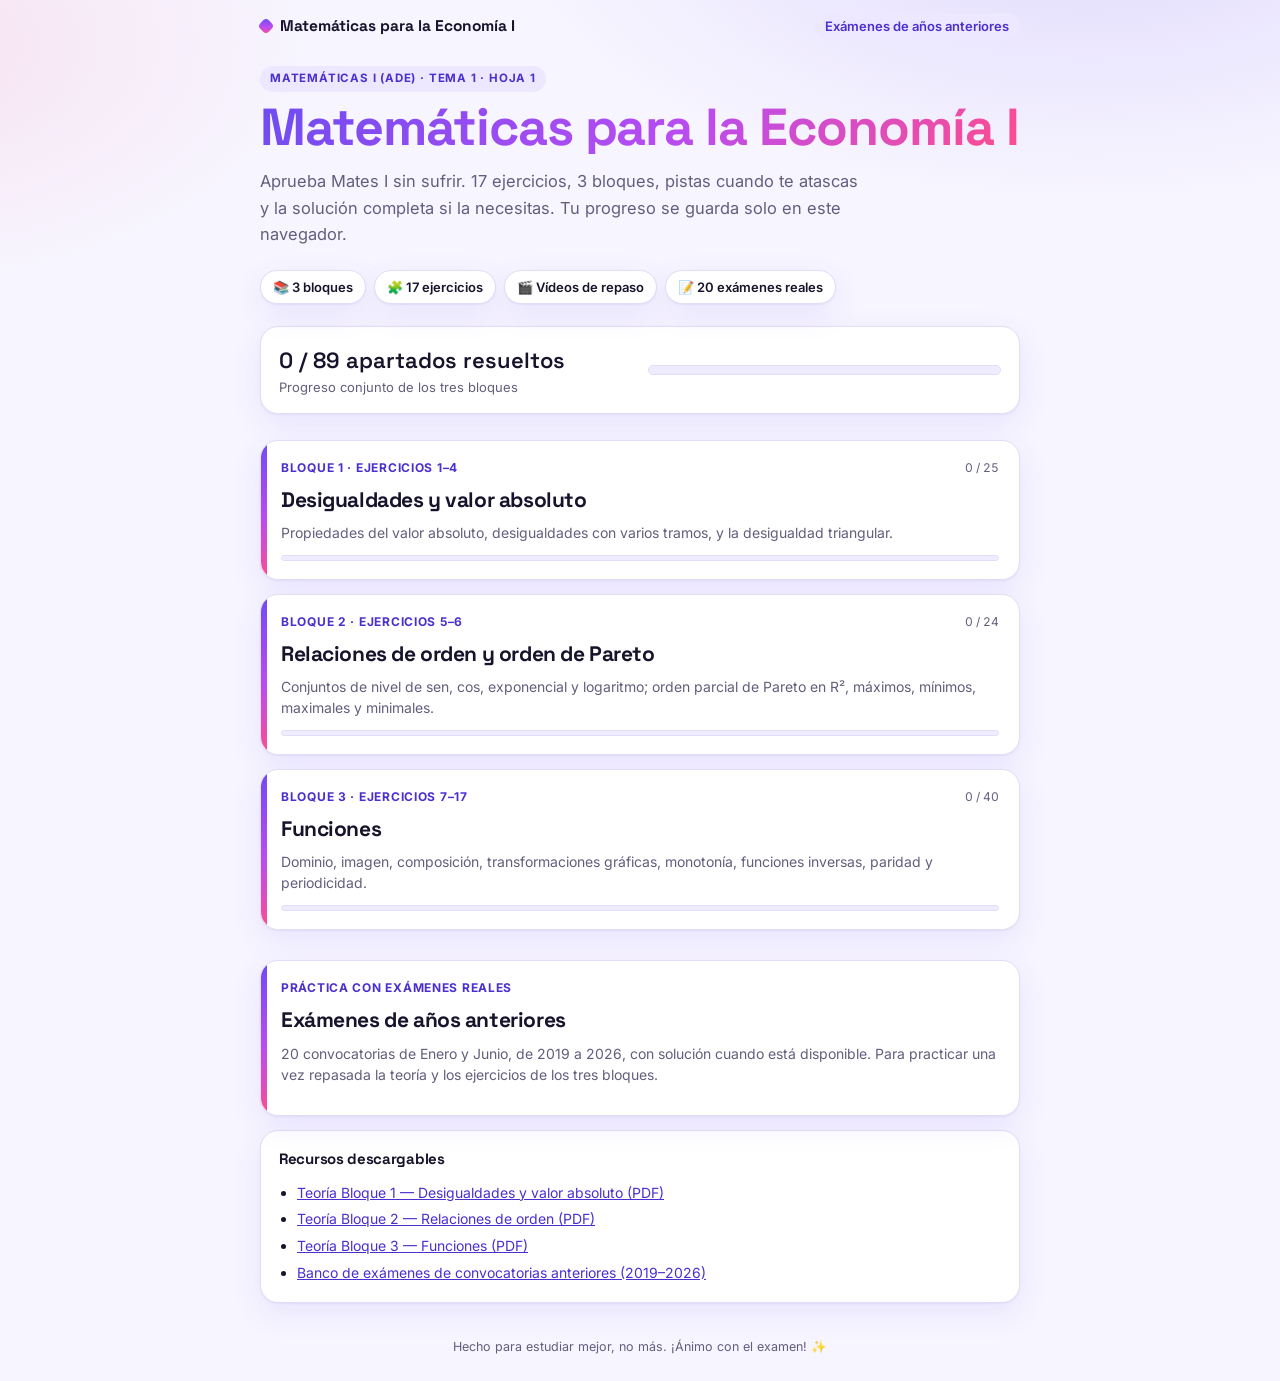
<file: index.html>
<!doctype html>
<html lang="es">
<head>
<meta charset="utf-8">
<meta name="viewport" content="width=device-width, initial-scale=1">
<title>Matemáticas para la Economía I</title>
<meta name="description" content="Mini curso interactivo de la Hoja 1: desigualdades, relaciones de orden y funciones, con teoría descargable y guías paso a paso.">
<link rel="preconnect" href="https://fonts.googleapis.com"><link href="https://fonts.googleapis.com/css2?family=Space+Grotesk:wght@500;600;700&family=Inter:wght@400;500;600;700&family=JetBrains+Mono:wght@500;600&display=swap" rel="stylesheet">
<link rel="stylesheet" href="assets/style.css">
</head>
<body>

<nav class="site-nav">
  <a class="brand" href="index.html"><span class="dot"></span>Matemáticas para la Economía I</a>
  <div class="crumbs"><a href="examenes.html">Exámenes de años anteriores</a></div>
</nav>

<div class="hero">
  <div class="eyebrow">Matemáticas I (ADE) · Tema 1 · Hoja 1</div>
  <h1>Matemáticas para la Economía I</h1>
  <p class="lead">Aprueba Mates I sin sufrir. 17 ejercicios, 3 bloques, pistas cuando te atascas y la solución completa si la necesitas. Tu progreso se guarda solo en este navegador.</p>
  <div class="chips"><span>📚 3 bloques</span><span>🧩 17 ejercicios</span><span>🎬 Vídeos de repaso</span><span>📝 20 exámenes reales</span></div>
</div>

<div class="wrap" style="max-width:760px;margin:0 auto;">

  <div class="overall">
    <div class="ring-text">
      <div class="big" id="overallLabel">0 / 0 apartados resueltos</div>
      <div class="small">Progreso conjunto de los tres bloques</div>
    </div>
    <div style="flex:1;min-width:160px;">
      <div class="progress-track"><div class="progress-fill" id="overallFill"></div></div>
    </div>
  </div>

  <div class="modules">

    <a class="module-card" id="card-1" href="modulo-1.html">
      <div class="mc-top">
        <div class="mc-num">Bloque 1 · Ejercicios 1–4</div>
        <div class="mc-status" id="status-1">0 / 0</div>
      </div>
      <h3>Desigualdades y valor absoluto</h3>
      <p>Propiedades del valor absoluto, desigualdades con varios tramos, y la desigualdad triangular.</p>
      <div class="mc-track"><div class="mc-fill" id="fill-1"></div></div>
    </a>

    <a class="module-card" id="card-2" href="modulo-2.html">
      <div class="mc-top">
        <div class="mc-num">Bloque 2 · Ejercicios 5–6</div>
        <div class="mc-status" id="status-2">0 / 0</div>
      </div>
      <h3>Relaciones de orden y orden de Pareto</h3>
      <p>Conjuntos de nivel de sen, cos, exponencial y logaritmo; orden parcial de Pareto en R², máximos, mínimos, maximales y minimales.</p>
      <div class="mc-track"><div class="mc-fill" id="fill-2"></div></div>
    </a>

    <a class="module-card" id="card-3" href="modulo-3.html">
      <div class="mc-top">
        <div class="mc-num">Bloque 3 · Ejercicios 7–17</div>
        <div class="mc-status" id="status-3">0 / 0</div>
      </div>
      <h3>Funciones</h3>
      <p>Dominio, imagen, composición, transformaciones gráficas, monotonía, funciones inversas, paridad y periodicidad.</p>
      <div class="mc-track"><div class="mc-fill" id="fill-3"></div></div>
    </a>

  </div>

  <a class="module-card" href="examenes.html" style="margin-bottom:14px;">
    <div class="mc-top">
      <div class="mc-num">Práctica con exámenes reales</div>
    </div>
    <h3>Exámenes de años anteriores</h3>
    <p>20 convocatorias de Enero y Junio, de 2019 a 2026, con solución cuando está disponible. Para practicar una vez repasada la teoría y los ejercicios de los tres bloques.</p>
  </a>

  <div class="resources">
    <h3>Recursos descargables</h3>
    <ul>
      <li><a href="recursos/Teoria_Bloque1_Hoja1_Desigualdades_ValorAbsoluto.pdf">Teoría Bloque 1 — Desigualdades y valor absoluto (PDF)</a></li>
      <li><a href="recursos/Teoria_Bloque2_Hoja1_RelacionesOrden.pdf">Teoría Bloque 2 — Relaciones de orden (PDF)</a></li>
      <li><a href="recursos/Teoria_Bloque3_Hoja1_Funciones.pdf">Teoría Bloque 3 — Funciones (PDF)</a></li>
      <li><a href="examenes.html">Banco de exámenes de convocatorias anteriores (2019–2026)</a></li>
    </ul>
  </div>

  <footer>Hecho para estudiar mejor, no más. ¡Ánimo con el examen! ✨</footer>

</div>

<script src="assets/data-bloque1.js"></script>
<script src="assets/data-bloque2.js"></script>
<script src="assets/data-bloque3.js"></script>
<script src="assets/course.js"></script>
<script>
(function(){
  const modules = [
    { n:1, DATA: DATA_BLOQUE1, key:"bloque1-progress" },
    { n:2, DATA: DATA_BLOQUE2, key:"bloque2-progress" },
    { n:3, DATA: DATA_BLOQUE3, key:"bloque3-progress" },
  ];
  let overallDone = 0, overallTotal = 0;
  modules.forEach(m=>{
    const { done, total } = countModuleProgress(m.DATA, m.key);
    overallDone += done; overallTotal += total;
    const pct = total ? Math.round((done/total)*100) : 0;
    document.getElementById("status-"+m.n).textContent = done+" / "+total;
    document.getElementById("fill-"+m.n).style.width = pct+"%";
    if(done === total && total > 0){
      document.getElementById("card-"+m.n).classList.add("complete");
    }
  });
  const overallPct = overallTotal ? Math.round((overallDone/overallTotal)*100) : 0;
  document.getElementById("overallLabel").textContent = overallDone+" / "+overallTotal+" apartados resueltos";
  document.getElementById("overallFill").style.width = overallPct+"%";
})();
</script>
</body>
</html>
</file>
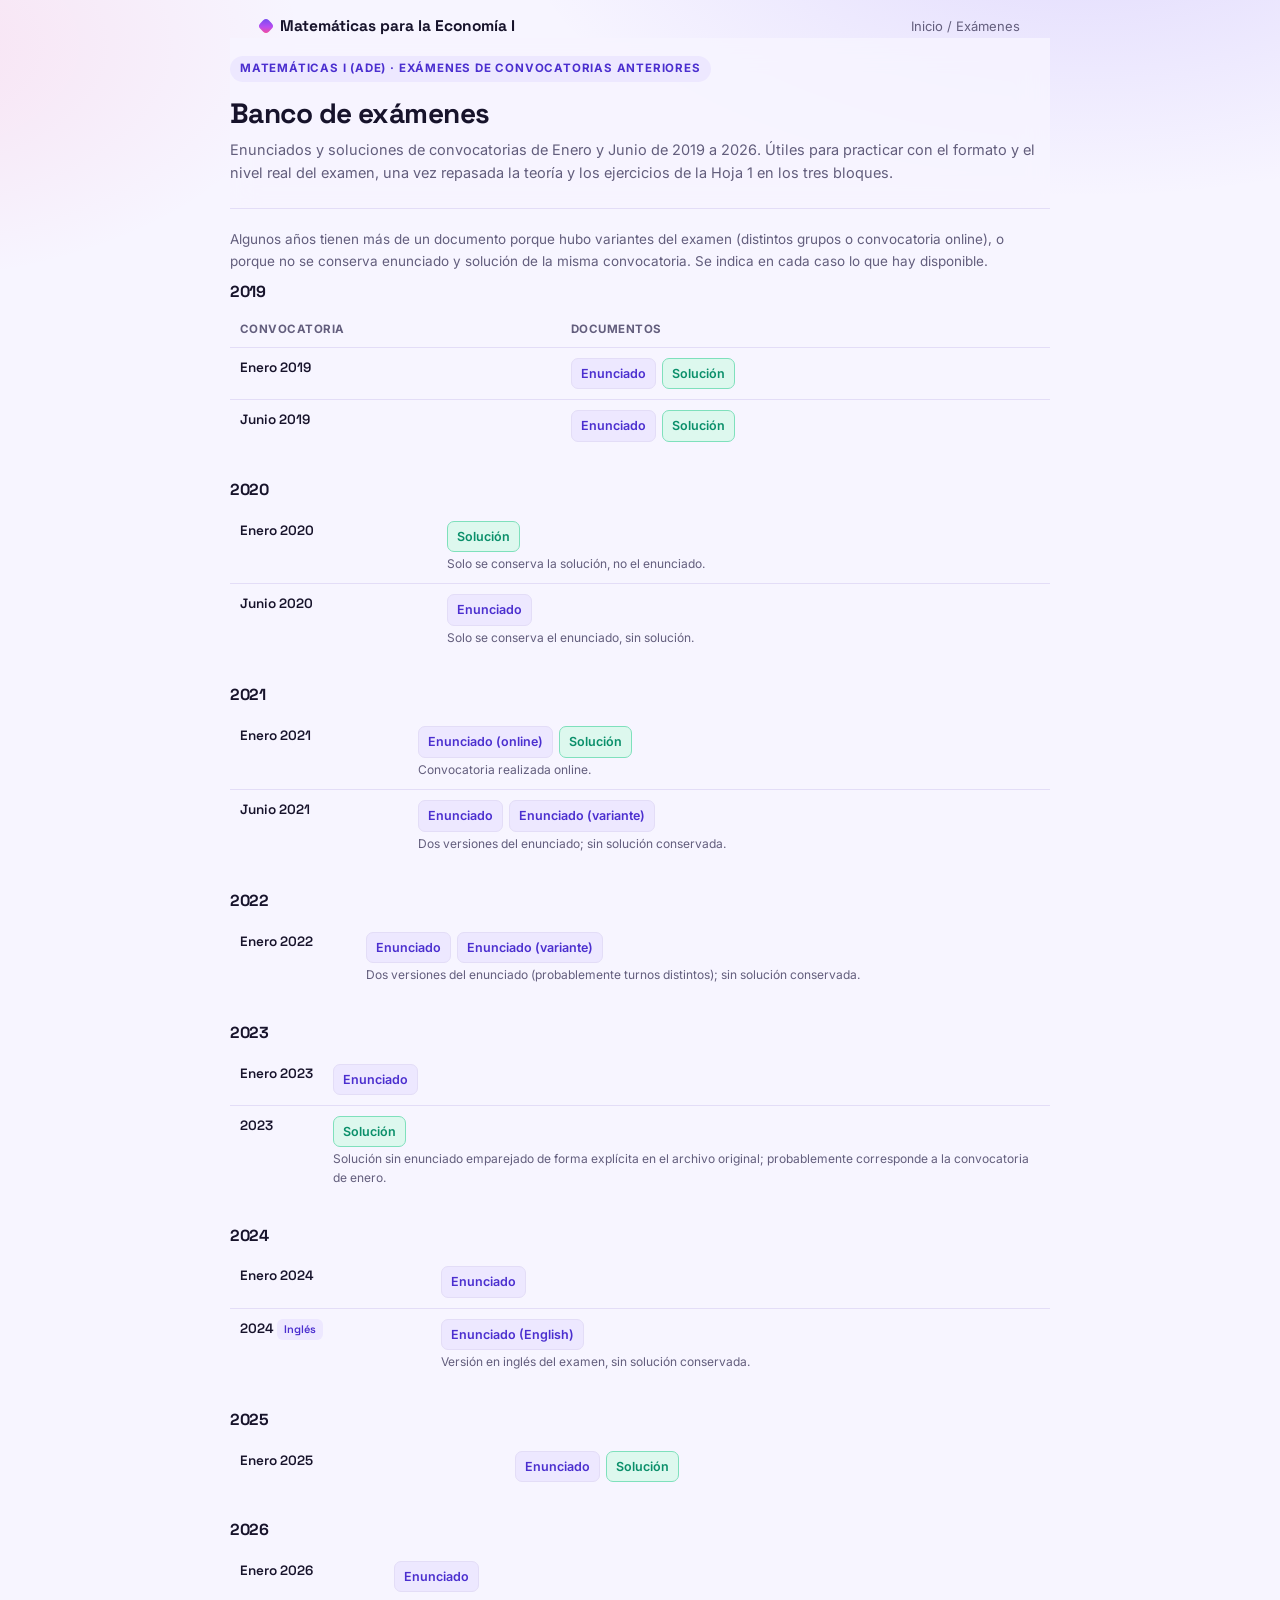
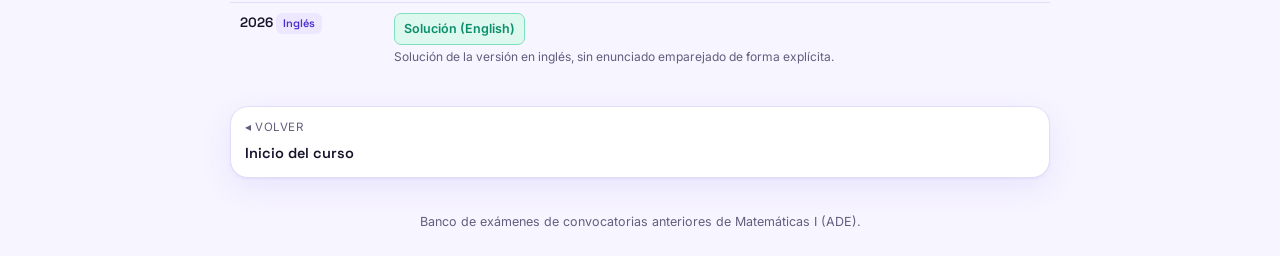
<file: examenes.html>
<!doctype html>
<html lang="es">
<head>
<meta charset="utf-8">
<meta name="viewport" content="width=device-width, initial-scale=1">
<title>Exámenes de años anteriores — Matemáticas para la Economía I</title>
<meta name="description" content="Exámenes de convocatorias anteriores de Matemáticas I (ADE), con sus soluciones cuando están disponibles.">
<link rel="preconnect" href="https://fonts.googleapis.com"><link href="https://fonts.googleapis.com/css2?family=Space+Grotesk:wght@500;600;700&family=Inter:wght@400;500;600;700&family=JetBrains+Mono:wght@500;600&display=swap" rel="stylesheet">
<link rel="stylesheet" href="assets/style.css">
</head>
<body>

<nav class="site-nav">
  <a class="brand" href="index.html"><span class="dot"></span>Matemáticas para la Economía I</a>
  <div class="crumbs"><a href="index.html">Inicio</a> / Exámenes</div>
</nav>

<div class="wrap" style="max-width:820px;">

<header class="top" style="position:static;">
  <div class="eyebrow">Matemáticas I (ADE) · Exámenes de convocatorias anteriores</div>
  <h1>Banco de exámenes</h1>
  <p class="sub">Enunciados y soluciones de convocatorias de Enero y Junio de 2019 a 2026. Útiles para practicar con el formato y el nivel real del examen, una vez repasada la teoría y los ejercicios de la Hoja 1 en los tres bloques.</p>
</header>

<p style="color:var(--text-dim);font-size:13.5px;line-height:1.6;margin:0 0 8px;">Algunos años tienen más de un documento porque hubo variantes del examen (distintos grupos o convocatoria online), o porque no se conserva enunciado y solución de la misma convocatoria. Se indica en cada caso lo que hay disponible.</p>

<h2 class="exam-group-title">2019</h2>
<table class="exam-table">
  <thead><tr><th>Convocatoria</th><th>Documentos</th></tr></thead>
  <tbody>
    <tr>
      <td class="yr">Enero 2019</td>
      <td><div class="doclinks">
        <a class="enun" href="examenes/2019-enero-enunciado.pdf">Enunciado</a>
        <a class="sol" href="examenes/2019-enero-solucion.pdf">Solución</a>
      </div></td>
    </tr>
    <tr>
      <td class="yr">Junio 2019</td>
      <td><div class="doclinks">
        <a class="enun" href="examenes/2019-junio-enunciado.pdf">Enunciado</a>
        <a class="sol" href="examenes/2019-junio-solucion.pdf">Solución</a>
      </div></td>
    </tr>
  </tbody>
</table>

<h2 class="exam-group-title">2020</h2>
<table class="exam-table">
  <tbody>
    <tr>
      <td class="yr">Enero 2020</td>
      <td><div class="doclinks">
        <a class="sol" href="examenes/2020-enero-solucion.pdf">Solución</a>
      </div><span class="note">Solo se conserva la solución, no el enunciado.</span></td>
    </tr>
    <tr>
      <td class="yr">Junio 2020</td>
      <td><div class="doclinks">
        <a class="enun" href="examenes/2020-junio-enunciado.pdf">Enunciado</a>
      </div><span class="note">Solo se conserva el enunciado, sin solución.</span></td>
    </tr>
  </tbody>
</table>

<h2 class="exam-group-title">2021</h2>
<table class="exam-table">
  <tbody>
    <tr>
      <td class="yr">Enero 2021</td>
      <td><div class="doclinks">
        <a class="enun" href="examenes/2021-enero-enunciado-online.pdf">Enunciado (online)</a>
        <a class="sol" href="examenes/2021-enero-solucion.pdf">Solución</a>
      </div><span class="note">Convocatoria realizada online.</span></td>
    </tr>
    <tr>
      <td class="yr">Junio 2021</td>
      <td><div class="doclinks">
        <a class="enun" href="examenes/2021-junio-enunciado.pdf">Enunciado</a>
        <a class="enun" href="examenes/2021-junio-enunciado-variante-Josue.pdf">Enunciado (variante)</a>
      </div><span class="note">Dos versiones del enunciado; sin solución conservada.</span></td>
    </tr>
  </tbody>
</table>

<h2 class="exam-group-title">2022</h2>
<table class="exam-table">
  <tbody>
    <tr>
      <td class="yr">Enero 2022</td>
      <td><div class="doclinks">
        <a class="enun" href="examenes/2022-enero-enunciado.pdf">Enunciado</a>
        <a class="enun" href="examenes/2022-enero-enunciado-variante2.pdf">Enunciado (variante)</a>
      </div><span class="note">Dos versiones del enunciado (probablemente turnos distintos); sin solución conservada.</span></td>
    </tr>
  </tbody>
</table>

<h2 class="exam-group-title">2023</h2>
<table class="exam-table">
  <tbody>
    <tr>
      <td class="yr">Enero 2023</td>
      <td><div class="doclinks">
        <a class="enun" href="examenes/2023-enero-enunciado.pdf">Enunciado</a>
      </div></td>
    </tr>
    <tr>
      <td class="yr">2023</td>
      <td><div class="doclinks">
        <a class="sol" href="examenes/2023-solucion.pdf">Solución</a>
      </div><span class="note">Solución sin enunciado emparejado de forma explícita en el archivo original; probablemente corresponde a la convocatoria de enero.</span></td>
    </tr>
  </tbody>
</table>

<h2 class="exam-group-title">2024</h2>
<table class="exam-table">
  <tbody>
    <tr>
      <td class="yr">Enero 2024</td>
      <td><div class="doclinks">
        <a class="enun" href="examenes/2024-enero-enunciado.pdf">Enunciado</a>
      </div></td>
    </tr>
    <tr>
      <td class="yr">2024 <span class="tag">Inglés</span></td>
      <td><div class="doclinks">
        <a class="enun" href="examenes/2024-enunciado-ingles.pdf">Enunciado (English)</a>
      </div><span class="note">Versión en inglés del examen, sin solución conservada.</span></td>
    </tr>
  </tbody>
</table>

<h2 class="exam-group-title">2025</h2>
<table class="exam-table">
  <tbody>
    <tr>
      <td class="yr">Enero 2025</td>
      <td><div class="doclinks">
        <a class="enun" href="examenes/2025-enero-enunciado.pdf">Enunciado</a>
        <a class="sol" href="examenes/2025-enero-solucion.pdf">Solución</a>
      </div></td>
    </tr>
  </tbody>
</table>

<h2 class="exam-group-title">2026</h2>
<table class="exam-table">
  <tbody>
    <tr>
      <td class="yr">Enero 2026</td>
      <td><div class="doclinks">
        <a class="enun" href="examenes/2026-enero-enunciado.pdf">Enunciado</a>
      </div></td>
    </tr>
    <tr>
      <td class="yr">2026 <span class="tag">Inglés</span></td>
      <td><div class="doclinks">
        <a class="sol" href="examenes/2026-solucion-ingles.pdf">Solución (English)</a>
      </div><span class="note">Solución de la versión en inglés, sin enunciado emparejado de forma explícita.</span></td>
    </tr>
  </tbody>
</table>

<div class="module-nav">
  <a href="index.html"><span class="mn-label">◂ Volver</span><span class="mn-title">Inicio del curso</span></a>
</div>

<footer>Banco de exámenes de convocatorias anteriores de Matemáticas I (ADE).</footer>
</div>

</body>
</html>
</file>
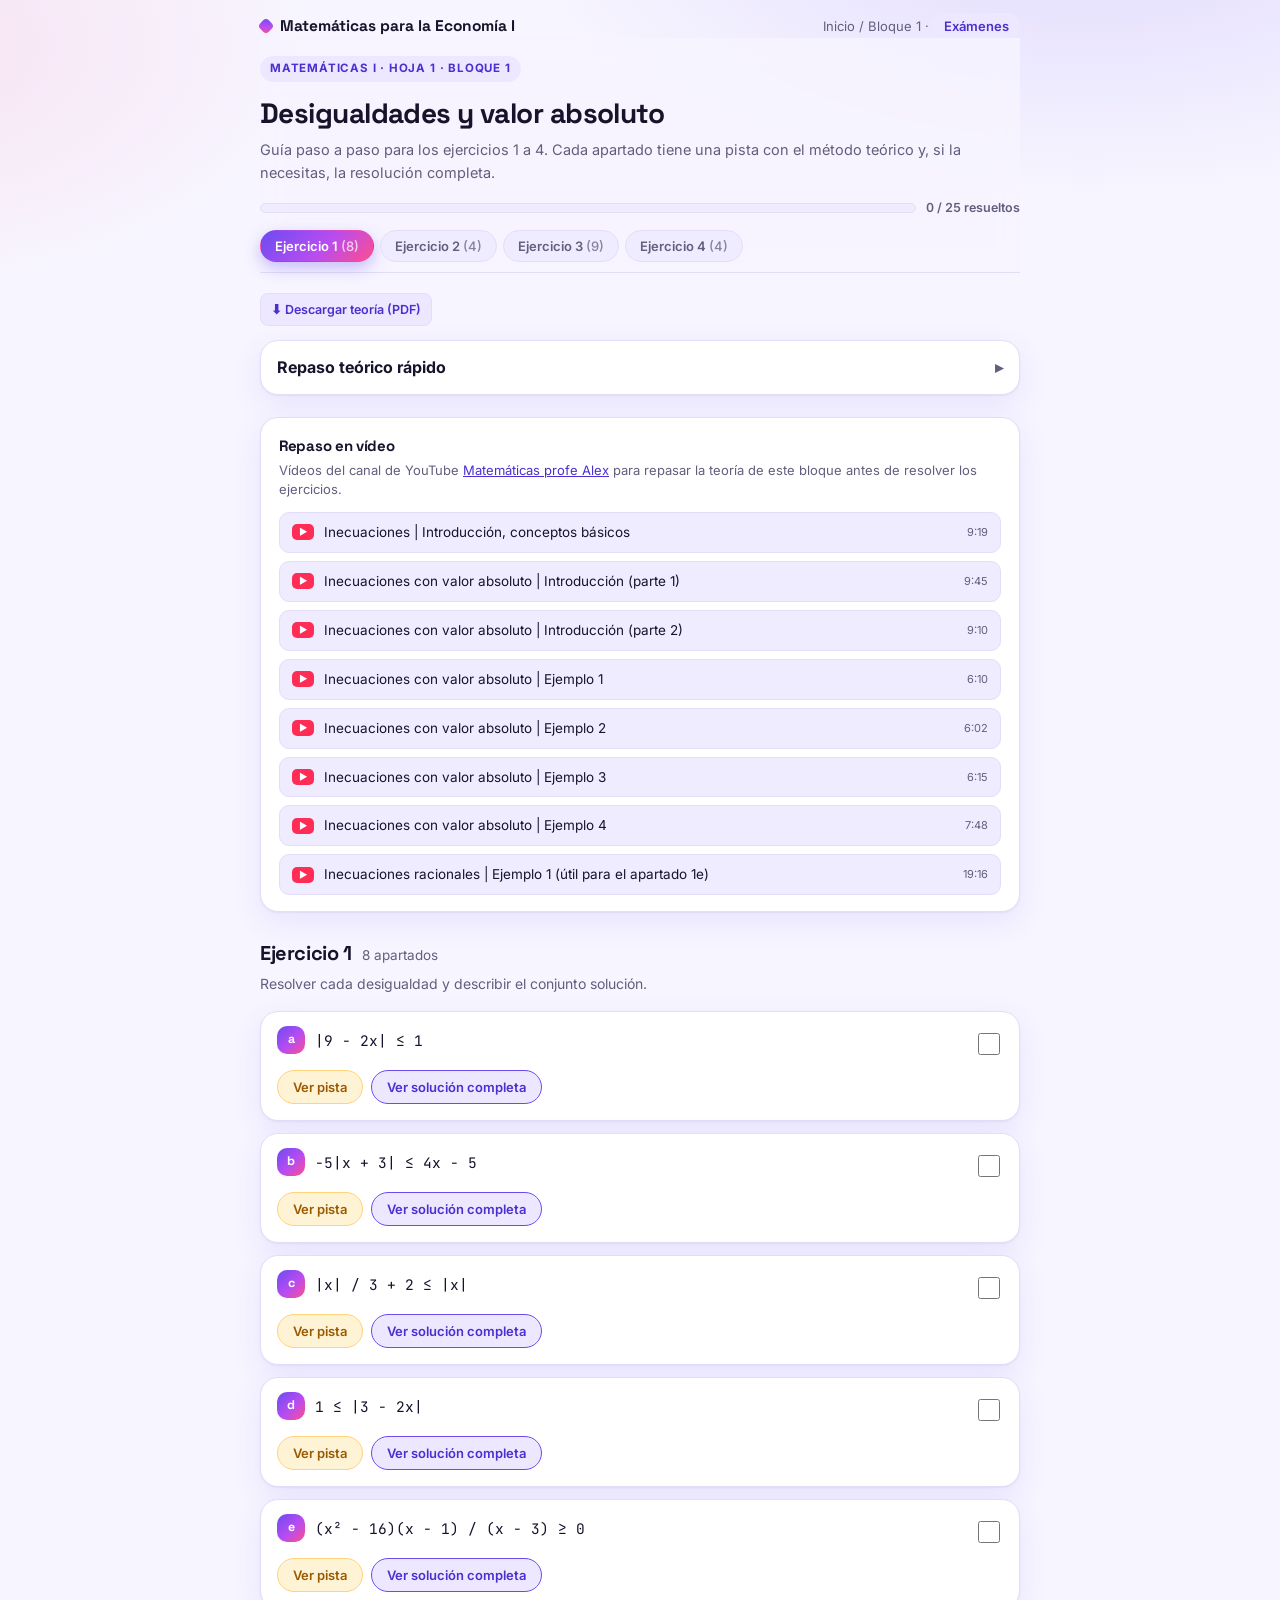
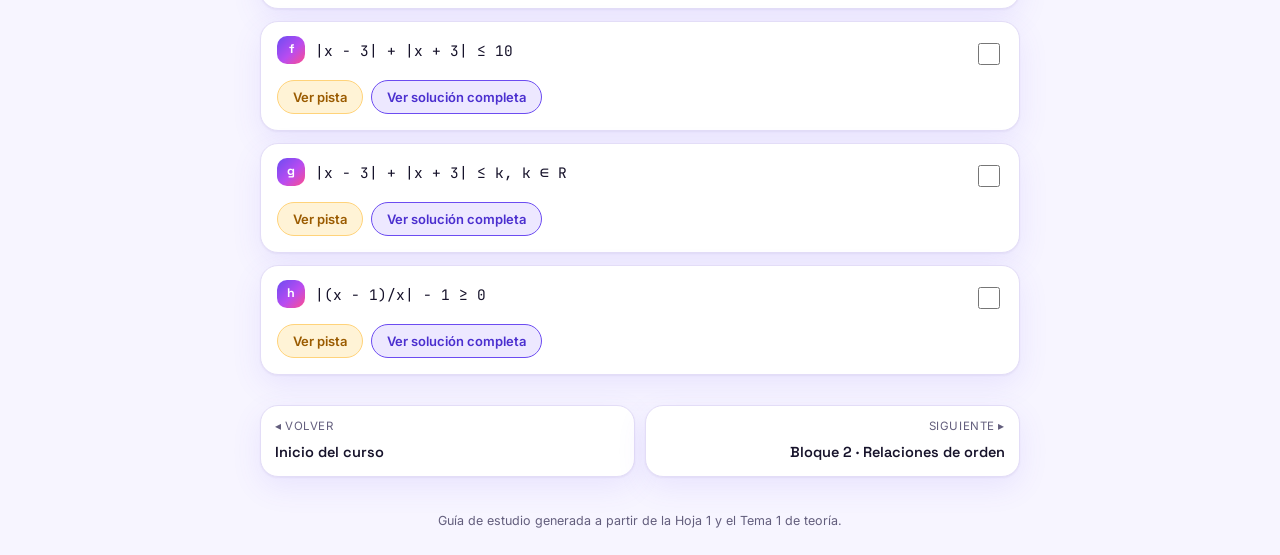
<file: modulo-1.html>
<!doctype html>
<html lang="es">
<head>
<meta charset="utf-8">
<meta name="viewport" content="width=device-width, initial-scale=1">
<title>Bloque 1 · Desigualdades y valor absoluto — Matemáticas para la Economía I</title>
<link rel="preconnect" href="https://fonts.googleapis.com"><link href="https://fonts.googleapis.com/css2?family=Space+Grotesk:wght@500;600;700&family=Inter:wght@400;500;600;700&family=JetBrains+Mono:wght@500;600&display=swap" rel="stylesheet">
<link rel="stylesheet" href="assets/style.css">
</head>
<body>

<nav class="site-nav">
  <a class="brand" href="index.html"><span class="dot"></span>Matemáticas para la Economía I</a>
  <div class="crumbs"><a href="index.html">Inicio</a> / Bloque 1 · <a href="examenes.html">Exámenes</a></div>
</nav>

<div class="wrap">

<header class="top">
  <div class="eyebrow">Matemáticas I · Hoja 1 · Bloque 1</div>
  <h1>Desigualdades y valor absoluto</h1>
  <p class="sub">Guía paso a paso para los ejercicios 1 a 4. Cada apartado tiene una pista con el método teórico y, si la necesitas, la resolución completa.</p>
  <div class="progress-row">
    <div class="progress-track"><div class="progress-fill" id="progressFill"></div></div>
    <div class="progress-label" id="progressLabel">0 / 0 resueltos</div>
  </div>
  <nav class="tabs" id="tabs"></nav>
</header>

<div class="downloads">
  <a href="recursos/Teoria_Bloque1_Hoja1_Desigualdades_ValorAbsoluto.pdf">⬇ Descargar teoría (PDF)</a>
</div>

<details class="theory" id="theoryBox">
  <summary>Repaso teórico rápido <span class="chev">▸</span></summary>
  <div class="theory-body">
    <h4>Propiedad clave del valor absoluto (p &gt; 0)</h4>
    <ul>
      <li><span class="math">|a| ≤ p  ⇔  −p ≤ a ≤ p</span> — una condición doble (intersección).</li>
      <li><span class="math">|a| ≥ p  ⇔  a ≥ p  ∨  a ≤ −p</span> — dos condiciones separadas por "o" (unión).</li>
      <li>Válido igual cambiando ≤ por &lt; y ≥ por &gt;.</li>
    </ul>
    <h4>Otras propiedades útiles</h4>
    <ul>
      <li><span class="math">|a|² = a²</span> — permite quitar valores absolutos elevando al cuadrado.</li>
      <li><span class="math">−|a| ≤ a ≤ |a|</span></li>
      <li>Desigualdad triangular: <span class="math">|a + b| ≤ |a| + |b|</span></li>
      <li>Si <span class="math">a² ≤ b²</span>, entonces <span class="math">|a| ≤ |b|</span></li>
    </ul>
    <h4>Reglas de manipulación</h4>
    <ul>
      <li>Al multiplicar o dividir una desigualdad por un número negativo, se invierte el sentido.</li>
      <li>Con varios valores absolutos, divide la recta real en tramos según los puntos donde cada expresión interior cambia de signo, y resuelve por casos.</li>
      <li>Une las soluciones con "∨" (unión ∪) y las combina con "∧" (intersección ∩) según la estructura de la desigualdad.</li>
    </ul>
  </div>
</details>

<div class="videos">
  <h3>Repaso en vídeo</h3>
  <p class="videos-note">Vídeos del canal de YouTube <a href="https://www.youtube.com/@MatematicasprofeAlex" target="_blank" rel="noopener">Matemáticas profe Alex</a> para repasar la teoría de este bloque antes de resolver los ejercicios.</p>
  <div class="video-list">
    <a href="https://www.youtube.com/watch?v=y9vDsarVxtg" target="_blank" rel="noopener"><span class="yt-ico">▶</span><span class="v-title">Inecuaciones | Introducción, conceptos básicos</span><span class="v-tag">9:19</span></a>
    <a href="https://www.youtube.com/watch?v=p8NP1YjPY-E" target="_blank" rel="noopener"><span class="yt-ico">▶</span><span class="v-title">Inecuaciones con valor absoluto | Introducción (parte 1)</span><span class="v-tag">9:45</span></a>
    <a href="https://www.youtube.com/watch?v=58JOBNfGaDY" target="_blank" rel="noopener"><span class="yt-ico">▶</span><span class="v-title">Inecuaciones con valor absoluto | Introducción (parte 2)</span><span class="v-tag">9:10</span></a>
    <a href="https://www.youtube.com/watch?v=Bfb0efPKb-0" target="_blank" rel="noopener"><span class="yt-ico">▶</span><span class="v-title">Inecuaciones con valor absoluto | Ejemplo 1</span><span class="v-tag">6:10</span></a>
    <a href="https://www.youtube.com/watch?v=qciUZ4Xev5c" target="_blank" rel="noopener"><span class="yt-ico">▶</span><span class="v-title">Inecuaciones con valor absoluto | Ejemplo 2</span><span class="v-tag">6:02</span></a>
    <a href="https://www.youtube.com/watch?v=LCcBLxlHX1c" target="_blank" rel="noopener"><span class="yt-ico">▶</span><span class="v-title">Inecuaciones con valor absoluto | Ejemplo 3</span><span class="v-tag">6:15</span></a>
    <a href="https://www.youtube.com/watch?v=ip7CqvtNTGE" target="_blank" rel="noopener"><span class="yt-ico">▶</span><span class="v-title">Inecuaciones con valor absoluto | Ejemplo 4</span><span class="v-tag">7:48</span></a>
    <a href="https://www.youtube.com/watch?v=-DESHpxLH8c" target="_blank" rel="noopener"><span class="yt-ico">▶</span><span class="v-title">Inecuaciones racionales | Ejemplo 1 (útil para el apartado 1e)</span><span class="v-tag">19:16</span></a>
  </div>
</div>

<div id="panels"></div>

<div class="module-nav">
  <a href="index.html"><span class="mn-label">◂ Volver</span><span class="mn-title">Inicio del curso</span></a>
  <a class="next" href="modulo-2.html"><span class="mn-label">Siguiente ▸</span><span class="mn-title">Bloque 2 · Relaciones de orden</span></a>
</div>

<footer>Guía de estudio generada a partir de la Hoja 1 y el Tema 1 de teoría.</footer>
</div>

<script src="assets/data-bloque1.js"></script>
<script src="assets/course.js"></script>
<script>renderModule(DATA_BLOQUE1, "bloque1-progress");</script>
</body>
</html>
</file>
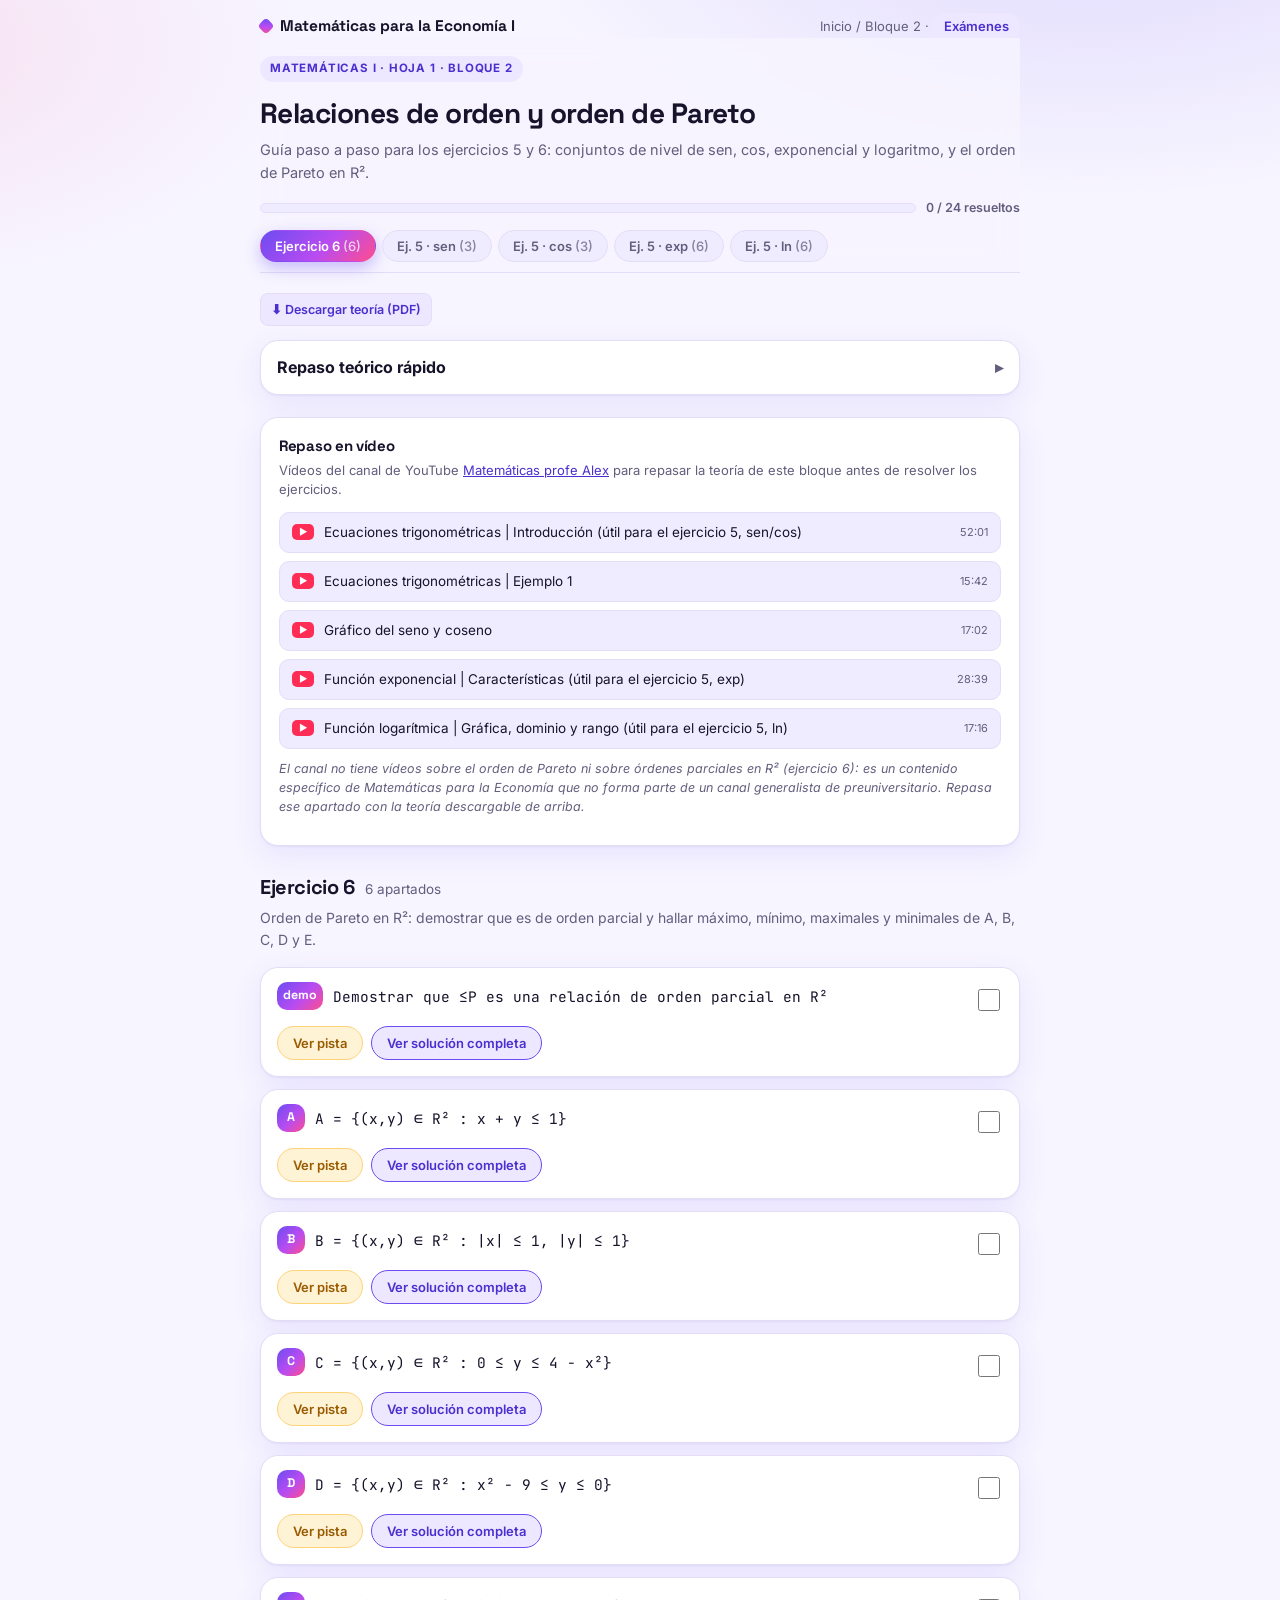
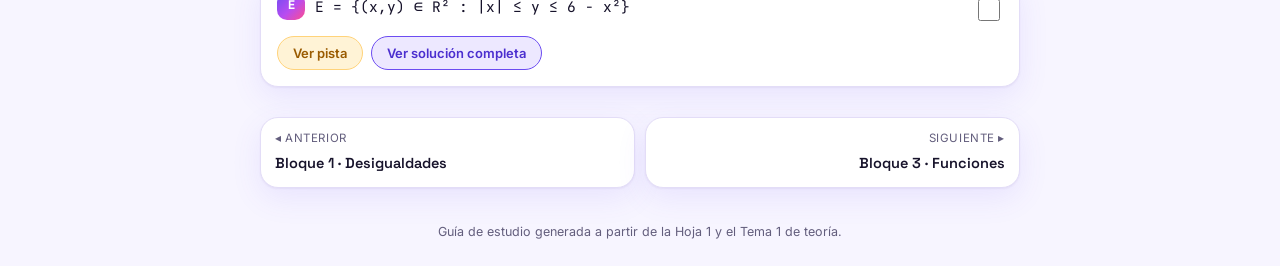
<file: modulo-2.html>
<!doctype html>
<html lang="es">
<head>
<meta charset="utf-8">
<meta name="viewport" content="width=device-width, initial-scale=1">
<title>Bloque 2 · Relaciones de orden — Matemáticas para la Economía I</title>
<link rel="preconnect" href="https://fonts.googleapis.com"><link href="https://fonts.googleapis.com/css2?family=Space+Grotesk:wght@500;600;700&family=Inter:wght@400;500;600;700&family=JetBrains+Mono:wght@500;600&display=swap" rel="stylesheet">
<link rel="stylesheet" href="assets/style.css">
</head>
<body>

<nav class="site-nav">
  <a class="brand" href="index.html"><span class="dot"></span>Matemáticas para la Economía I</a>
  <div class="crumbs"><a href="index.html">Inicio</a> / Bloque 2 · <a href="examenes.html">Exámenes</a></div>
</nav>

<div class="wrap">

<header class="top">
  <div class="eyebrow">Matemáticas I · Hoja 1 · Bloque 2</div>
  <h1>Relaciones de orden y orden de Pareto</h1>
  <p class="sub">Guía paso a paso para los ejercicios 5 y 6: conjuntos de nivel de sen, cos, exponencial y logaritmo, y el orden de Pareto en R².</p>
  <div class="progress-row">
    <div class="progress-track"><div class="progress-fill" id="progressFill"></div></div>
    <div class="progress-label" id="progressLabel">0 / 0 resueltos</div>
  </div>
  <nav class="tabs" id="tabs"></nav>
</header>

<div class="downloads">
  <a href="recursos/Teoria_Bloque2_Hoja1_RelacionesOrden.pdf">⬇ Descargar teoría (PDF)</a>
</div>

<details class="theory" id="theoryBox">
  <summary>Repaso teórico rápido <span class="chev">▸</span></summary>
  <div class="theory-body">
    <h4>Orden total vs. orden parcial</h4>
    <ul>
      <li>Orden total: cualquier par de elementos se puede comparar (es el caso de ≤ en R).</li>
      <li>Orden parcial: hay pares que no se pueden comparar (es el caso del orden de Pareto ≤P en R²).</li>
    </ul>
    <h4>Máximo/mínimo vs. maximales/minimales</h4>
    <ul>
      <li>Máximo de S: un único elemento de S que es «mayor o igual» que todos los demás. No siempre existe.</li>
      <li>Maximal de S: un elemento de S tal que ningún otro de S es estrictamente mayor. Puede haber varios en orden parcial.</li>
      <li>En orden TOTAL, máximo y maximal coinciden. En orden PARCIAL, pueden no coincidir.</li>
    </ul>
    <h4>Orden de Pareto en el plano</h4>
    <ul>
      <li><span class="math">(a,b) ≤P (c,d)  ⇔  a≤c  y  b≤d</span></li>
      <li>Máximo: el «punto ideal» (mayor x posible, mayor y posible) solo es máximo si además pertenece a la región.</li>
      <li>Maximales: frontera donde, al recorrerla, x crece mientras y decrece (o viceversa) — son incomparables entre sí.</li>
    </ul>
  </div>
</details>

<div class="videos">
  <h3>Repaso en vídeo</h3>
  <p class="videos-note">Vídeos del canal de YouTube <a href="https://www.youtube.com/@MatematicasprofeAlex" target="_blank" rel="noopener">Matemáticas profe Alex</a> para repasar la teoría de este bloque antes de resolver los ejercicios.</p>
  <div class="video-list">
    <a href="https://www.youtube.com/watch?v=ZTRETZaSx0s" target="_blank" rel="noopener"><span class="yt-ico">▶</span><span class="v-title">Ecuaciones trigonométricas | Introducción (útil para el ejercicio 5, sen/cos)</span><span class="v-tag">52:01</span></a>
    <a href="https://www.youtube.com/watch?v=EiiXAh8_3oo" target="_blank" rel="noopener"><span class="yt-ico">▶</span><span class="v-title">Ecuaciones trigonométricas | Ejemplo 1</span><span class="v-tag">15:42</span></a>
    <a href="https://www.youtube.com/watch?v=IOz5tIoV3ko" target="_blank" rel="noopener"><span class="yt-ico">▶</span><span class="v-title">Gráfico del seno y coseno</span><span class="v-tag">17:02</span></a>
    <a href="https://www.youtube.com/watch?v=IhsZKreUPE0" target="_blank" rel="noopener"><span class="yt-ico">▶</span><span class="v-title">Función exponencial | Características (útil para el ejercicio 5, exp)</span><span class="v-tag">28:39</span></a>
    <a href="https://www.youtube.com/watch?v=C0vUje9Uduc" target="_blank" rel="noopener"><span class="yt-ico">▶</span><span class="v-title">Función logarítmica | Gráfica, dominio y rango (útil para el ejercicio 5, ln)</span><span class="v-tag">17:16</span></a>
  </div>
  <p class="videos-missing">El canal no tiene vídeos sobre el orden de Pareto ni sobre órdenes parciales en R² (ejercicio 6): es un contenido específico de Matemáticas para la Economía que no forma parte de un canal generalista de preuniversitario. Repasa ese apartado con la teoría descargable de arriba.</p>
</div>

<div id="panels"></div>

<div class="module-nav">
  <a href="modulo-1.html"><span class="mn-label">◂ Anterior</span><span class="mn-title">Bloque 1 · Desigualdades</span></a>
  <a class="next" href="modulo-3.html"><span class="mn-label">Siguiente ▸</span><span class="mn-title">Bloque 3 · Funciones</span></a>
</div>

<footer>Guía de estudio generada a partir de la Hoja 1 y el Tema 1 de teoría.</footer>
</div>

<script src="assets/data-bloque2.js"></script>
<script src="assets/course.js"></script>
<script>renderModule(DATA_BLOQUE2, "bloque2-progress");</script>
</body>
</html>
</file>
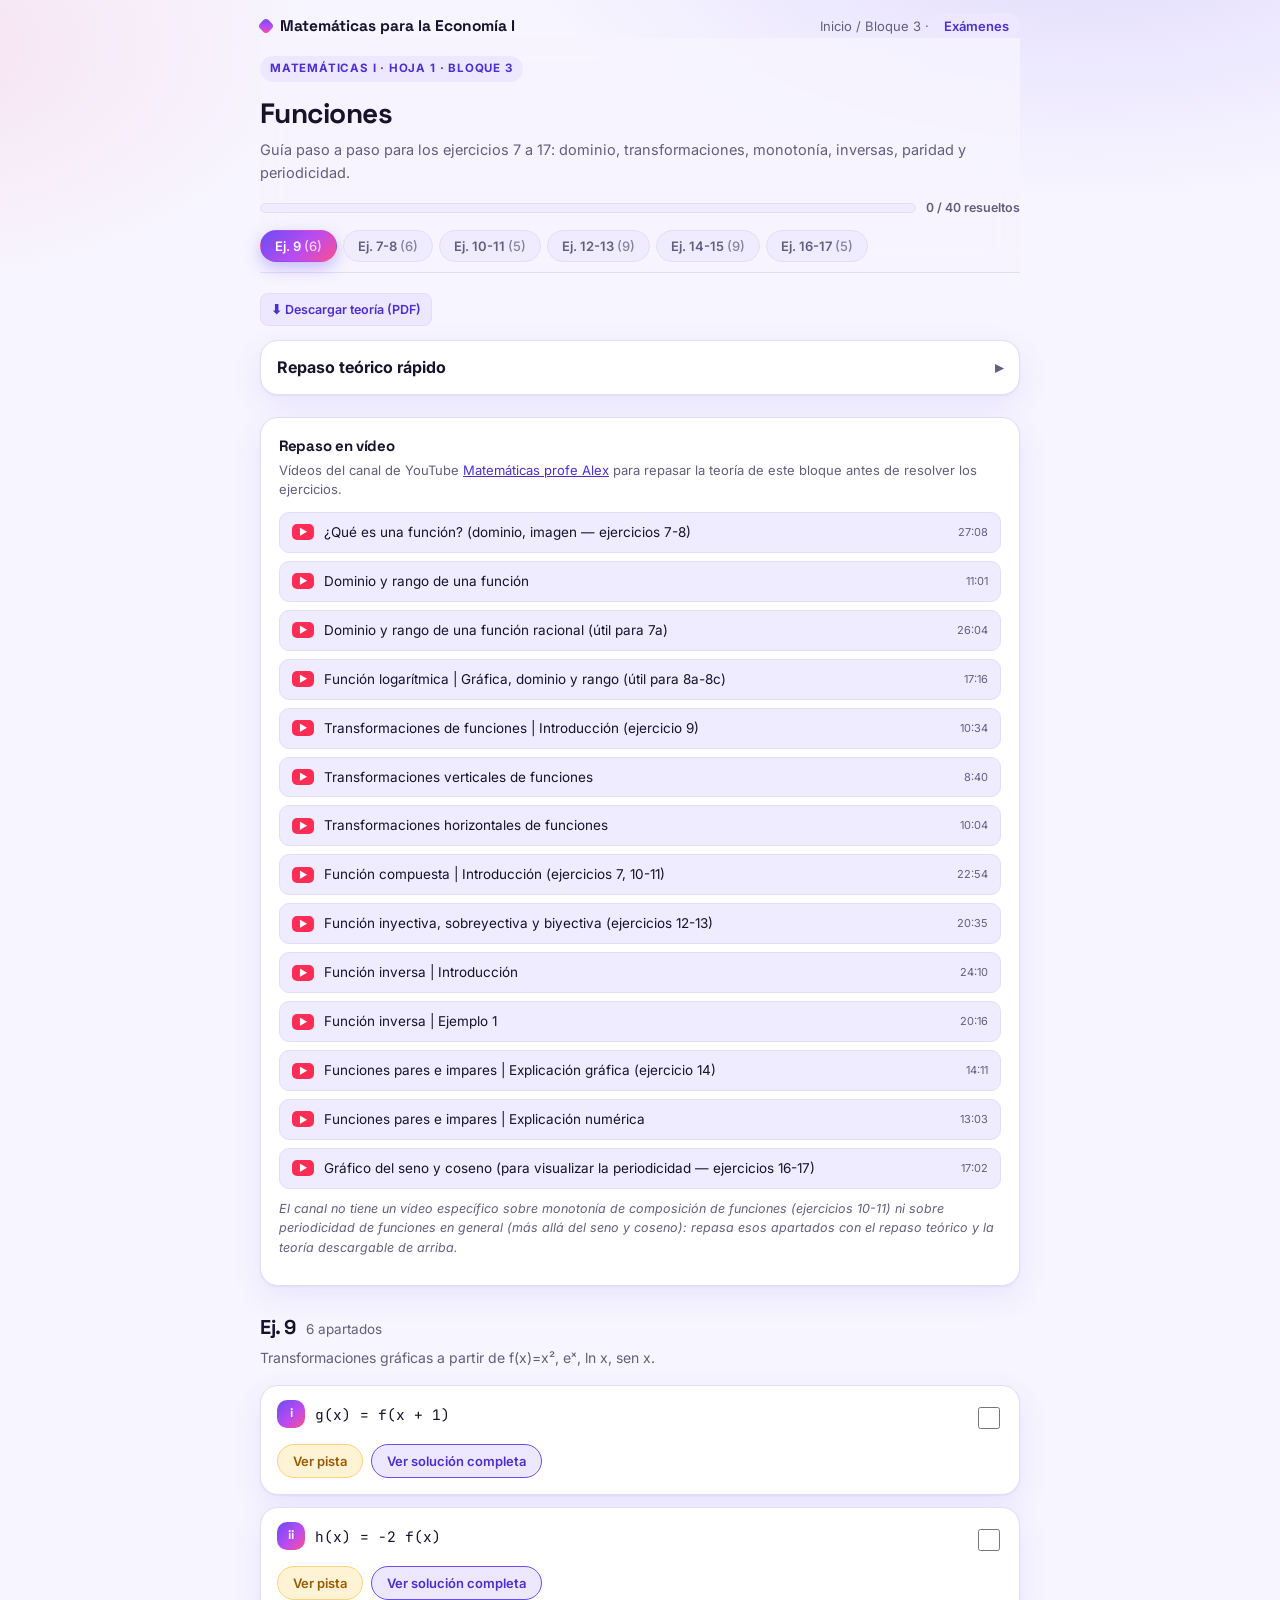
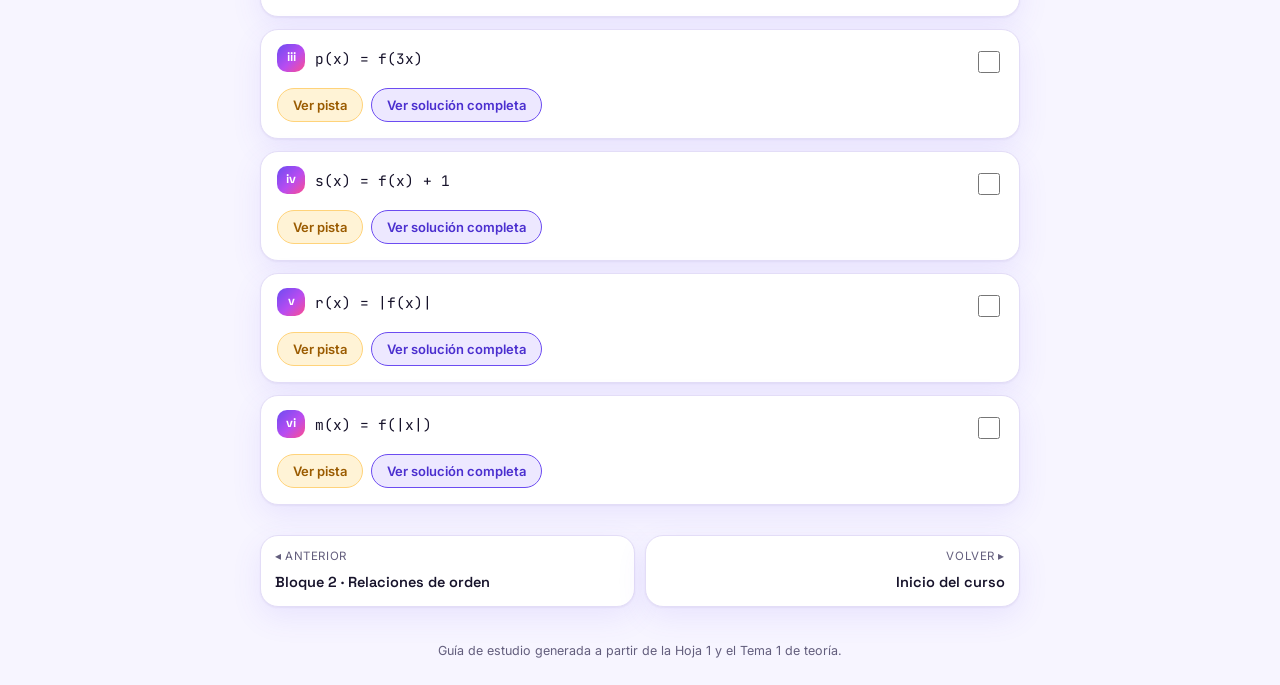
<file: modulo-3.html>
<!doctype html>
<html lang="es">
<head>
<meta charset="utf-8">
<meta name="viewport" content="width=device-width, initial-scale=1">
<title>Bloque 3 · Funciones — Matemáticas para la Economía I</title>
<link rel="preconnect" href="https://fonts.googleapis.com"><link href="https://fonts.googleapis.com/css2?family=Space+Grotesk:wght@500;600;700&family=Inter:wght@400;500;600;700&family=JetBrains+Mono:wght@500;600&display=swap" rel="stylesheet">
<link rel="stylesheet" href="assets/style.css">
</head>
<body>

<nav class="site-nav">
  <a class="brand" href="index.html"><span class="dot"></span>Matemáticas para la Economía I</a>
  <div class="crumbs"><a href="index.html">Inicio</a> / Bloque 3 · <a href="examenes.html">Exámenes</a></div>
</nav>

<div class="wrap">

<header class="top">
  <div class="eyebrow">Matemáticas I · Hoja 1 · Bloque 3</div>
  <h1>Funciones</h1>
  <p class="sub">Guía paso a paso para los ejercicios 7 a 17: dominio, transformaciones, monotonía, inversas, paridad y periodicidad.</p>
  <div class="progress-row">
    <div class="progress-track"><div class="progress-fill" id="progressFill"></div></div>
    <div class="progress-label" id="progressLabel">0 / 0 resueltos</div>
  </div>
  <nav class="tabs" id="tabs"></nav>
</header>

<div class="downloads">
  <a href="recursos/Teoria_Bloque3_Hoja1_Funciones.pdf">⬇ Descargar teoría (PDF)</a>
</div>

<details class="theory" id="theoryBox">
  <summary>Repaso teórico rápido <span class="chev">▸</span></summary>
  <div class="theory-body">
    <h4>Dominio e imagen</h4>
    <ul>
      <li>Raíz de índice par: radicando ≥ 0. Logaritmo: argumento &gt; 0. Fracción: denominador ≠ 0.</li>
      <li>En una composición, el dominio final es la intersección de todas las condiciones.</li>
    </ul>
    <h4>Monotonía y composición</h4>
    <ul>
      <li>Igual monotonía (las dos crecientes o las dos decrecientes) ⇒ composición creciente.</li>
      <li>Monotonía distinta ⇒ composición decreciente.</li>
    </ul>
    <h4>Inversa</h4>
    <ul>
      <li>Existe inversa ⇔ la función es inyectiva (monótona estricta, si es continua).</li>
      <li>Para calcularla: y = f(x), despeja x en función de y, e intercambia los nombres.</li>
    </ul>
    <h4>Paridad</h4>
    <ul>
      <li>Par: f(−x) = f(x). Impar: f(−x) = −f(x). El dominio debe ser simétrico respecto a 0.</li>
    </ul>
    <h4>Periodicidad</h4>
    <ul>
      <li>f(x+p) = f(x) para todo x. Si f tiene periodo p, f(cx) tiene periodo p/|c|.</li>
      <li>Si g es periódica, F∘g es SIEMPRE periódica, sea F la función que sea.</li>
    </ul>
  </div>
</details>

<div class="videos">
  <h3>Repaso en vídeo</h3>
  <p class="videos-note">Vídeos del canal de YouTube <a href="https://www.youtube.com/@MatematicasprofeAlex" target="_blank" rel="noopener">Matemáticas profe Alex</a> para repasar la teoría de este bloque antes de resolver los ejercicios.</p>
  <div class="video-list">
    <a href="https://www.youtube.com/watch?v=HAeSkQH1C-I" target="_blank" rel="noopener"><span class="yt-ico">▶</span><span class="v-title">¿Qué es una función? (dominio, imagen — ejercicios 7-8)</span><span class="v-tag">27:08</span></a>
    <a href="https://www.youtube.com/watch?v=H40lcwlgPMk" target="_blank" rel="noopener"><span class="yt-ico">▶</span><span class="v-title">Dominio y rango de una función</span><span class="v-tag">11:01</span></a>
    <a href="https://www.youtube.com/watch?v=BuCSeFMTiOE" target="_blank" rel="noopener"><span class="yt-ico">▶</span><span class="v-title">Dominio y rango de una función racional (útil para 7a)</span><span class="v-tag">26:04</span></a>
    <a href="https://www.youtube.com/watch?v=C0vUje9Uduc" target="_blank" rel="noopener"><span class="yt-ico">▶</span><span class="v-title">Función logarítmica | Gráfica, dominio y rango (útil para 8a-8c)</span><span class="v-tag">17:16</span></a>
    <a href="https://www.youtube.com/watch?v=nr4sQ4AyfTI" target="_blank" rel="noopener"><span class="yt-ico">▶</span><span class="v-title">Transformaciones de funciones | Introducción (ejercicio 9)</span><span class="v-tag">10:34</span></a>
    <a href="https://www.youtube.com/watch?v=90r-lBVmUSM" target="_blank" rel="noopener"><span class="yt-ico">▶</span><span class="v-title">Transformaciones verticales de funciones</span><span class="v-tag">8:40</span></a>
    <a href="https://www.youtube.com/watch?v=_s7NxYbquzw" target="_blank" rel="noopener"><span class="yt-ico">▶</span><span class="v-title">Transformaciones horizontales de funciones</span><span class="v-tag">10:04</span></a>
    <a href="https://www.youtube.com/watch?v=RIgzDV-AV_Q" target="_blank" rel="noopener"><span class="yt-ico">▶</span><span class="v-title">Función compuesta | Introducción (ejercicios 7, 10-11)</span><span class="v-tag">22:54</span></a>
    <a href="https://www.youtube.com/watch?v=xhBWUbY1VrM" target="_blank" rel="noopener"><span class="yt-ico">▶</span><span class="v-title">Función inyectiva, sobreyectiva y biyectiva (ejercicios 12-13)</span><span class="v-tag">20:35</span></a>
    <a href="https://www.youtube.com/watch?v=9zXjR45lOUo" target="_blank" rel="noopener"><span class="yt-ico">▶</span><span class="v-title">Función inversa | Introducción</span><span class="v-tag">24:10</span></a>
    <a href="https://www.youtube.com/watch?v=InAq8h5Z20Y" target="_blank" rel="noopener"><span class="yt-ico">▶</span><span class="v-title">Función inversa | Ejemplo 1</span><span class="v-tag">20:16</span></a>
    <a href="https://www.youtube.com/watch?v=UlD9kTKo7c8" target="_blank" rel="noopener"><span class="yt-ico">▶</span><span class="v-title">Funciones pares e impares | Explicación gráfica (ejercicio 14)</span><span class="v-tag">14:11</span></a>
    <a href="https://www.youtube.com/watch?v=kabnjBXPsWU" target="_blank" rel="noopener"><span class="yt-ico">▶</span><span class="v-title">Funciones pares e impares | Explicación numérica</span><span class="v-tag">13:03</span></a>
    <a href="https://www.youtube.com/watch?v=IOz5tIoV3ko" target="_blank" rel="noopener"><span class="yt-ico">▶</span><span class="v-title">Gráfico del seno y coseno (para visualizar la periodicidad — ejercicios 16-17)</span><span class="v-tag">17:02</span></a>
  </div>
  <p class="videos-missing">El canal no tiene un vídeo específico sobre monotonía de composición de funciones (ejercicios 10-11) ni sobre periodicidad de funciones en general (más allá del seno y coseno): repasa esos apartados con el repaso teórico y la teoría descargable de arriba.</p>
</div>

<div id="panels"></div>

<div class="module-nav">
  <a href="modulo-2.html"><span class="mn-label">◂ Anterior</span><span class="mn-title">Bloque 2 · Relaciones de orden</span></a>
  <a class="next" href="index.html"><span class="mn-label">Volver ▸</span><span class="mn-title">Inicio del curso</span></a>
</div>

<footer>Guía de estudio generada a partir de la Hoja 1 y el Tema 1 de teoría.</footer>
</div>

<script src="assets/data-bloque3.js"></script>
<script src="assets/course.js"></script>
<script>renderModule(DATA_BLOQUE3, "bloque3-progress");</script>
</body>
</html>
</file>
<file: assets/style.css>
:root{
  --bg:#F7F5FF; --surface:#FFFFFF; --surface-2:#F0ECFF;
  --text:#17132B; --text-dim:#635E7D;
  --accent:#6C4CF1; --accent-strong:#4B2FCF; --accent-soft:#EDE8FF;
  --accent2:#FF4D8D; --accent3:#00C2A8;
  --grad:linear-gradient(135deg,#6C4CF1 0%,#B84CF1 55%,#FF4D8D 100%);
  --hint:#9A5B00; --hint-bg:#FFF3D6; --hint-border:#FFD37A;
  --good:#0A8F6A; --good-bg:#DDF8EE; --good-border:#7FE0BC;
  --border:#E3DDF7; --shadow: 0 1px 2px rgba(60,30,140,.06), 0 10px 30px rgba(108,76,241,.10);
  --radius:18px;
  color-scheme:light;
}
@media (prefers-color-scheme: dark){
  :root:not([data-theme="light"]){
    --bg:#0D0B1A; --surface:#17142B; --surface-2:#211D3D;
    --text:#F1EEFF; --text-dim:#A29DC2;
    --accent:#9D86FF; --accent-strong:#C6B8FF; --accent-soft:#251F4D;
    --accent2:#FF6FA5; --accent3:#2EE6C5;
    --grad:linear-gradient(135deg,#7C5CFF 0%,#C55CFF 55%,#FF5C9A 100%);
    --hint:#FFC55C; --hint-bg:#302410; --hint-border:#6B531F;
    --good:#3EE2A8; --good-bg:#0C2B22; --good-border:#1E6B50;
    --border:#2C2750; --shadow:0 1px 2px rgba(0,0,0,.4), 0 10px 30px rgba(0,0,0,.45);
    --radius:18px;
    color-scheme:dark;
  }
}
:root[data-theme="dark"]{
  --bg:#0D0B1A; --surface:#17142B; --surface-2:#211D3D;
    --text:#F1EEFF; --text-dim:#A29DC2;
    --accent:#9D86FF; --accent-strong:#C6B8FF; --accent-soft:#251F4D;
    --accent2:#FF6FA5; --accent3:#2EE6C5;
    --grad:linear-gradient(135deg,#7C5CFF 0%,#C55CFF 55%,#FF5C9A 100%);
    --hint:#FFC55C; --hint-bg:#302410; --hint-border:#6B531F;
    --good:#3EE2A8; --good-bg:#0C2B22; --good-border:#1E6B50;
    --border:#2C2750; --shadow:0 1px 2px rgba(0,0,0,.4), 0 10px 30px rgba(0,0,0,.45);
    --radius:18px;
    color-scheme:dark;
}
*{box-sizing:border-box;}
html,body{ margin:0; }
body{
  background:var(--bg); color:var(--text);
  font-family:"Inter", -apple-system, "Segoe UI", sans-serif;
  background-image:radial-gradient(60rem 30rem at 85% -10%, color-mix(in srgb,var(--accent) 16%,transparent), transparent 60%), radial-gradient(45rem 25rem at -10% 5%, color-mix(in srgb,var(--accent2) 12%,transparent), transparent 60%);
  background-repeat:no-repeat; background-attachment:fixed;
  line-height:1.55;
  padding-inline:16px;
}
h1,h2,h3,.display{ letter-spacing:-.02em; font-family:"Space Grotesk", "Inter", sans-serif; color:var(--text); text-wrap:balance; }
.math{ font-family:"JetBrains Mono", ui-monospace, monospace; }
a{ color:var(--accent-strong); }
.wrap{ max-width:760px; margin:0 auto; }

/* ---- Site-wide top nav (course chrome) ---- */
.site-nav{
  max-width:760px; margin:0 auto; padding-block:14px 0;
  display:flex; align-items:center; justify-content:space-between; gap:12px; flex-wrap:wrap;
}
.site-nav .brand{
  font-family:"Space Grotesk", "Inter", sans-serif; font-weight:700; font-size:15.5px; color:var(--text);
  text-decoration:none; display:flex; align-items:center; gap:8px;
}
.site-nav .brand .dot{ width:12px; height:12px; border-radius:4px; background:var(--grad); flex:none; transform:rotate(45deg); }
.site-nav .crumbs{ font-size:13px; color:var(--text-dim); }
.site-nav .crumbs a{ color:var(--text-dim); text-decoration:none; }
.site-nav .crumbs a:hover{ color:var(--accent-strong); }
.site-nav .crumbs a[href="examenes.html"]{ font-weight:600; color:var(--accent-strong); background:var(--accent-soft); padding:5px 11px; border-radius:999px; }

/* header */
header.top{
  position:sticky; top:env(safe-area-inset-top, 0px);
  background:color-mix(in srgb,var(--bg) 82%,transparent); backdrop-filter:blur(14px); -webkit-backdrop-filter:blur(14px);
  padding-block:16px 10px;
  z-index:20;
  border-bottom:1px solid var(--border);
  margin-bottom:20px;
}
.eyebrow{ display:inline-block; font-size:11.5px; letter-spacing:.07em; text-transform:uppercase; color:var(--accent-strong); background:var(--accent-soft); padding:4px 10px; border-radius:999px; font-weight:700; margin-bottom:10px; }
header.top h1{ font-size:28px; font-weight:700; margin:0 0 4px; }
header.top p.sub{ color:var(--text-dim); margin:0 0 14px; font-size:14.5px; }

.progress-row{ display:flex; align-items:center; gap:10px; margin-bottom:12px; }
.progress-track{ flex:1; height:10px; border-radius:999px; background:var(--surface-2); overflow:hidden; border:1px solid var(--border); }
.progress-fill{ height:100%; background:var(--grad); border-radius:999px; width:0%; transition:width .5s cubic-bezier(.3,1.4,.5,1); }
.progress-label{ font-size:12.5px; font-weight:600; color:var(--text-dim); white-space:nowrap; font-variant-numeric:tabular-nums; }

nav.tabs{ display:flex; gap:6px; flex-wrap:wrap; }
nav.tabs button{
  font-family:inherit; font-size:13px; font-weight:600; color:var(--text-dim);
  background:var(--surface-2); border:1px solid var(--border); border-radius:999px;
  padding:7px 14px; cursor:pointer; transition:transform .15s ease;
}
nav.tabs button:hover{ transform:translateY(-1px); color:var(--accent-strong); }
nav.tabs button[aria-selected="true"]{ background:var(--grad); color:#fff; border-color:transparent; box-shadow:0 6px 16px rgba(108,76,241,.35); }
nav.tabs button .count{ opacity:.75; font-weight:500; }

.downloads{ display:flex; gap:8px; margin:2px 0 14px; flex-wrap:wrap; }
.downloads a{
  font-size:12.5px; font-weight:600; text-decoration:none; color:var(--accent-strong);
  background:var(--accent-soft); border:1px solid var(--border); border-radius:8px; padding:6px 10px;
  display:inline-flex; align-items:center; gap:6px;
}

/* theory accordion */
.theory{ background:var(--surface); border:1px solid var(--border); border-radius:var(--radius); margin-bottom:22px; box-shadow:var(--shadow); }
.theory > summary{ list-style:none; cursor:pointer; padding:14px 16px; display:flex; align-items:center; justify-content:space-between; font-weight:700; gap:10px; }
.theory > summary::-webkit-details-marker{ display:none; }
.theory > summary .chev{ transition:transform .2s ease; color:var(--text-dim); flex:none; }
.theory[open] > summary .chev{ transform:rotate(90deg); }
.theory-body{ padding:0 16px 16px; border-top:1px solid var(--border); }
.theory-body h4{ margin:14px 0 6px; font-size:13.5px; color:var(--accent-strong); font-family:inherit; }
.theory-body ul{ margin:0 0 8px; padding-left:18px; }
.theory-body li{ margin-bottom:5px; font-size:14px; line-height:1.5; }

/* section title */
.section-title{ display:flex; align-items:baseline; gap:10px; margin:26px 0 4px; }
.section-title h2{ font-size:20px; margin:0; }
.section-title span{ color:var(--text-dim); font-size:13.5px; }
.section-intro{ color:var(--text-dim); font-size:14px; margin:0 0 16px; line-height:1.55; }

/* exercise panel */
.panel{ display:none; } .panel.active{ display:block; }

/* card */
.card{ background:var(--surface); border:1px solid var(--border); border-radius:var(--radius); padding:14px 16px 16px; margin-bottom:12px; box-shadow:var(--shadow); }
.card{ transition:transform .18s ease, box-shadow .18s ease; }
.card:hover{ transform:translateY(-2px); }
.card.done{ border-color:var(--good-border); box-shadow:0 0 0 3px color-mix(in srgb,var(--good) 14%,transparent), var(--shadow); }
.card-head{ display:flex; align-items:flex-start; gap:10px; }
.letter{ flex:none; min-width:28px; height:28px; padding:0 6px; border-radius:10px; background:var(--grad); color:#fff; font-weight:700; font-size:12.5px; display:flex; align-items:center; justify-content:center; font-family:"Space Grotesk", sans-serif; }
.card.done .letter{ background:var(--good); color:#fff; }
.statement{ flex:1; padding-top:2px; }
.statement .math{ font-size:14.5px; }
.check-wrap{ flex:none; display:flex; align-items:center; padding-top:4px; }
.check-wrap input{ width:22px; height:22px; accent-color:var(--good); cursor:pointer; }
.card-actions{ display:flex; gap:8px; margin-top:12px; flex-wrap:wrap; }
.card-actions button{ font-family:inherit; font-size:13px; font-weight:600; border-radius:999px; padding:8px 15px; cursor:pointer; border:1px solid var(--border); background:var(--surface-2); color:var(--text); transition:transform .12s ease, filter .12s; }
.card-actions button:hover{ transform:translateY(-1px); filter:brightness(1.05); }
.card-actions button:active{ transform:scale(.97); }
.card-actions button.hint-btn{ color:var(--hint); border-color:var(--hint-border); background:var(--hint-bg); }
.card-actions button.sol-btn{ color:var(--accent-strong); border-color:var(--accent); background:var(--accent-soft); }
.reveal{ margin-top:10px; border-radius:14px; animation:pop .25s ease; padding:11px 13px; font-size:14px; line-height:1.6; }
.reveal.hint{ background:var(--hint-bg); border:1px solid var(--hint-border); color:var(--text); }
.reveal.hint .tag{ color:var(--hint); font-weight:700; font-size:12px; text-transform:uppercase; letter-spacing:.04em; display:block; margin-bottom:4px; }
.reveal.sol{ background:var(--accent-soft); border:1px solid var(--border); color:var(--text); }
.reveal.sol .tag{ color:var(--accent-strong); font-weight:700; font-size:12px; text-transform:uppercase; letter-spacing:.04em; display:block; margin-bottom:6px; }
.reveal ol{ margin:0; padding-left:18px; } .reveal ol li{ margin-bottom:7px; }
.reveal .answer{ margin-top:8px; padding-top:8px; border-top:1px dashed var(--border); font-family:"JetBrains Mono", monospace; font-weight:600; color:var(--good); }
[hidden]{ display:none !important; }
@keyframes pop{ from{ opacity:0; transform:translateY(-6px);} to{ opacity:1; transform:none;} }
:focus-visible{ outline:3px solid var(--accent2); outline-offset:2px; border-radius:6px; }

footer{ color:var(--text-dim); font-size:12.5px; text-align:center; margin:34px 0 24px; line-height:1.6; }

/* prev/next module footer nav */
.module-nav{ display:flex; justify-content:space-between; gap:10px; margin:30px 0 10px; flex-wrap:wrap; }
.module-nav a{
  flex:1; min-width:150px; text-decoration:none; color:var(--text); background:var(--surface);
  border:1px solid var(--border); border-radius:var(--radius); padding:12px 14px; box-shadow:var(--shadow);
}
.module-nav a .mn-label{ display:block; font-size:11.5px; text-transform:uppercase; letter-spacing:.05em; color:var(--text-dim); margin-bottom:3px; }
.module-nav a .mn-title{ font-family:"Space Grotesk", sans-serif; font-weight:600; font-size:14.5px; }
.module-nav a.next{ text-align:right; }
.module-nav a{ transition:transform .15s ease, border-color .15s; }
.module-nav a:hover{ transform:translateY(-3px); border-color:var(--accent); }

/* ============ COURSE HOME (index.html) ============ */
.hero{ max-width:760px; margin:26px auto 6px; }
.hero .eyebrow{ margin-bottom:8px; }
.hero h1{ font-size:clamp(34px,7vw,52px); line-height:1.05; font-weight:700; margin:0 0 14px; background:var(--grad); -webkit-background-clip:text; background-clip:text; color:transparent; }
.hero .chips{ display:flex; flex-wrap:wrap; gap:8px; margin:0 0 22px; }
.hero .chips span{ font-size:13px; font-weight:600; background:var(--surface); border:1px solid var(--border); padding:6px 12px; border-radius:999px; box-shadow:var(--shadow); }
.hero p.lead{ color:var(--text-dim); font-size:16.5px; line-height:1.6; max-width:60ch; margin:0 0 22px; }

.overall{
  background:var(--surface); border:1px solid var(--border); border-radius:var(--radius);
  padding:16px 18px; margin-bottom:26px; box-shadow:var(--shadow);
  display:flex; align-items:center; gap:16px; flex-wrap:wrap;
}
.overall .ring{ flex:none; }
.overall .ring-text{ flex:1; min-width:180px; }
.overall .ring-text .big{ font-family:"Space Grotesk", sans-serif; font-size:22px; font-weight:600; }
.overall .ring-text .small{ color:var(--text-dim); font-size:13px; }

.modules{ display:flex; flex-direction:column; gap:14px; margin-bottom:30px; }
.module-card{
  display:block; text-decoration:none; color:var(--text);
  background:var(--surface); border:1px solid var(--border); border-radius:var(--radius);
  padding:18px 20px; box-shadow:var(--shadow); position:relative; overflow:hidden;
}
.module-card::before{
  content:""; position:absolute; left:0; top:0; bottom:0; width:6px; background:var(--grad);
}
.module-card .mc-top{ display:flex; align-items:center; justify-content:space-between; gap:12px; margin-bottom:6px; }
.module-card{ transition:transform .2s ease, box-shadow .2s ease; }
.module-card:hover{ transform:translateY(-4px); box-shadow:0 18px 40px rgba(108,76,241,.22); }
.module-card .mc-num{ font-size:12px; letter-spacing:.06em; text-transform:uppercase; color:var(--accent-strong); font-weight:700; }
.module-card .mc-status{ font-size:12px; color:var(--text-dim); font-variant-numeric:tabular-nums; }
.module-card h3{ margin:0 0 6px; font-size:21px; }
.module-card p{ margin:0 0 12px; color:var(--text-dim); font-size:14px; line-height:1.5; }
.module-card .mc-track{ height:6px; border-radius:999px; background:var(--surface-2); overflow:hidden; border:1px solid var(--border); }
.module-card .mc-fill{ height:100%; background:var(--grad); border-radius:999px; transition:width .6s ease; }
.module-card.complete::before{ background:var(--good); }
.module-card.complete .mc-fill{ background:var(--good); }
.module-card.complete .mc-status::after{ content:" 🎉"; }

.resources{ background:var(--surface); border:1px solid var(--border); border-radius:var(--radius); padding:16px 18px; margin-bottom:30px; box-shadow:var(--shadow); }
.resources h3{ font-size:15px; margin:0 0 10px; }
.resources ul{ margin:0; padding-left:18px; font-size:14px; line-height:1.9; }

/* ---- Repaso en vídeo (module pages) ---- */
.videos{ background:var(--surface); border:1px solid var(--border); border-radius:var(--radius); padding:16px 18px; margin-bottom:22px; box-shadow:var(--shadow); }
.videos h3{ font-size:15px; margin:0 0 4px; }
.videos .videos-note{ color:var(--text-dim); font-size:13px; margin:0 0 12px; line-height:1.5; }
.video-list{ display:flex; flex-direction:column; gap:8px; }
.video-list a{
  display:flex; align-items:center; gap:10px; text-decoration:none; color:var(--text);
  background:var(--surface-2); border:1px solid var(--border); border-radius:10px; padding:9px 12px;
  font-size:13.5px;
}
.video-list a{ transition:transform .15s ease, border-color .15s; }
.video-list a:hover{ border-color:var(--accent2); transform:translateX(4px); }
.video-list a .yt-ico{ flex:none; width:22px; height:16px; border-radius:5px; background:#FF2D55; color:#fff; display:flex; align-items:center; justify-content:center; font-size:9px; font-weight:700; }
.video-list a .v-title{ flex:1; }
.video-list a .v-tag{ flex:none; font-size:11px; color:var(--text-dim); }
.videos .videos-missing{ margin-top:10px; font-size:12.5px; color:var(--text-dim); font-style:italic; }

/* ---- Exámenes page ---- */
.exam-table{ width:100%; border-collapse:collapse; font-size:13.5px; margin-bottom:10px; }
.exam-table th{ text-align:left; font-size:11.5px; text-transform:uppercase; letter-spacing:.04em; color:var(--text-dim); padding:8px 10px; border-bottom:1px solid var(--border); }
.exam-table td{ padding:10px; border-bottom:1px solid var(--border); vertical-align:top; }
.exam-table tr:last-child td{ border-bottom:none; }
.exam-table .yr{ font-family:"Space Grotesk", sans-serif; font-weight:600; white-space:nowrap; }
.exam-table .tag{ display:inline-block; font-size:11px; padding:2px 7px; border-radius:6px; background:var(--accent-soft); color:var(--accent-strong); margin-right:4px; margin-bottom:4px; }
.exam-table .doclinks{ display:flex; flex-wrap:wrap; gap:6px; }
.exam-table .doclinks a{
  text-decoration:none; font-weight:600; font-size:12.5px; padding:5px 9px; border-radius:7px; border:1px solid var(--border);
}
.exam-table .doclinks a.sol{ color:var(--good); border-color:var(--good-border); background:var(--good-bg); }
.exam-table .doclinks a.enun{ color:var(--accent-strong); border-color:var(--border); background:var(--accent-soft); }
.exam-table .note{ display:block; color:var(--text-dim); font-size:12px; margin-top:3px; }
.exam-group-title{ margin:26px 0 8px; font-size:16px; }
.exam-group-title:first-of-type{ margin-top:6px; }

/* ---- Celebración ---- */
.confetti{ position:fixed; top:0; width:9px; height:14px; z-index:100; pointer-events:none; animation:fall 1.4s ease-in forwards; }
@keyframes fall{ to{ transform:translateY(105vh) rotate(720deg); opacity:.2; } }
.toast{ position:fixed; left:50%; bottom:24px; transform:translateX(-50%); background:var(--grad); color:#fff; font-weight:700; padding:12px 20px; border-radius:999px; box-shadow:0 12px 30px rgba(108,76,241,.4); z-index:101; animation:pop .25s ease; }
@media (prefers-reduced-motion: reduce){ *{ animation:none !important; transition:none !important; } }

/* phone width */
@media (max-width: 480px){
  .hero h1{ font-size:26px; }
  .module-nav a.next{ text-align:left; }
  .exam-table{ font-size:12.5px; }
}
</file>
